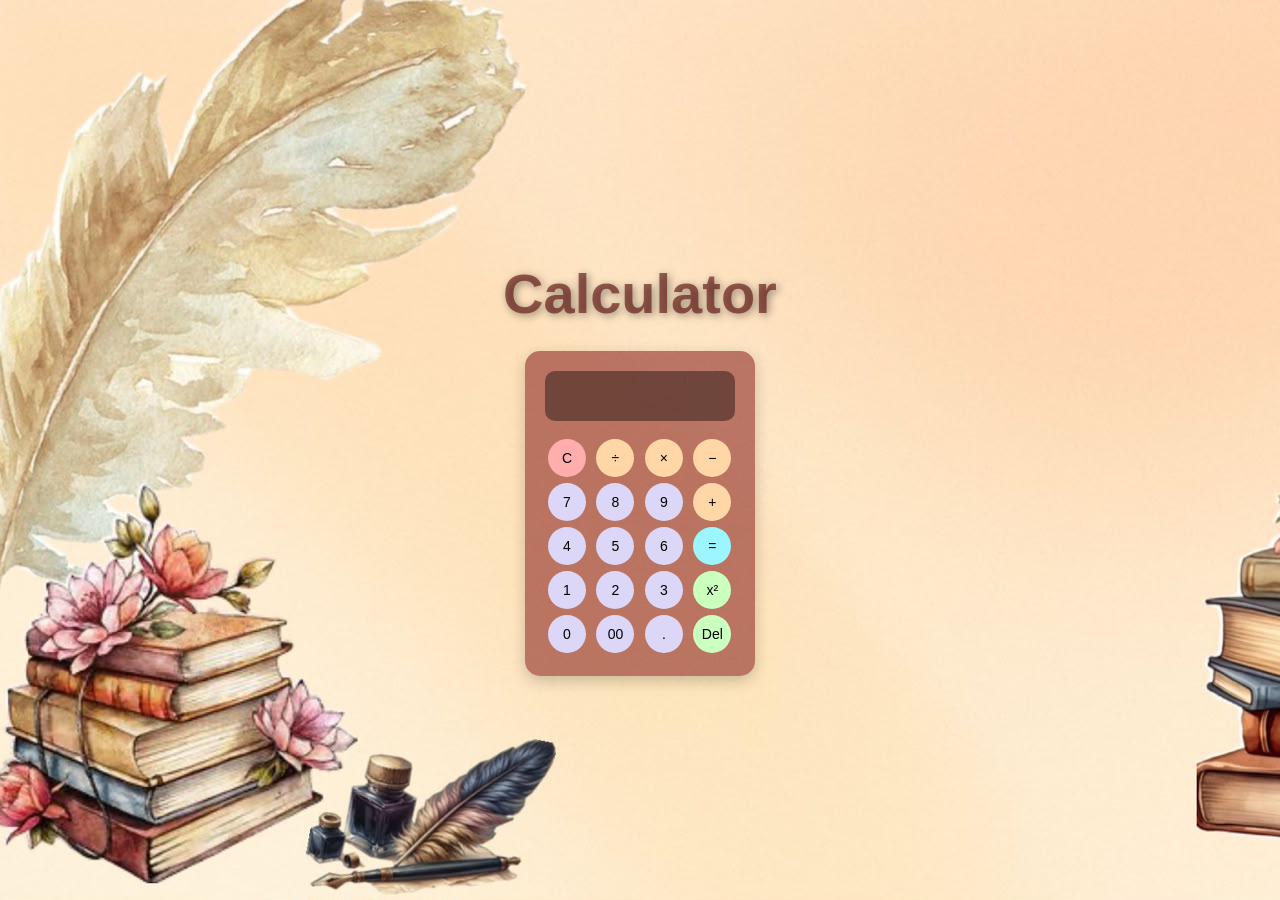
<file: calci/index.html>
<!DOCTYPE html>
<html>
<head>
<title>Pastel Calculator</title>

<style>
body{
    background-image: url('calci.png');
    background-repeat: no-repeat;
    background-attachment: fixed;
    background-size: cover;
    margin: 0;
    font-family: Arial, sans-serif;
    display: flex;
    flex-direction: column;
    justify-content: center;
    align-items: center;
    height: 100vh;
}

h1{
    color: rgba(87, 9, 9, 0.603);
    font-size: 56px;
    margin-bottom: 25px;
    text-shadow: 2px 2px 8px rgba(0,0,0,0.4);
    text-align: center;
}

/* ONE BOX FOR EVERYTHING */
.calculator{
    background: rgba(121, 9, 9, 0.507);
    padding: 20px;
    border-radius: 15px;
    box-shadow: 0 5px 15px rgba(0,0,0,0.2);
    width: 190px;
}

/* DISPLAY */
#display{
    width: 100%;
    height: 50px;
    font-size: 24px;
    text-align: right;
    margin-bottom: 15px;
    border: none;
    border-radius: 10px;
    padding: 5px;
    color: white;
    background: rgba(0,0,0,0.4);
    box-sizing: border-box;
}

/* BUTTONS */
button{
    width: 38px;
    height: 38px;
    margin: 3px;
    border: none;
    border-radius: 50%;
    font-size: 14px;
    cursor: pointer;
}

.number{
    background: #dcd6f7;
}

.operator{
    background: #ffd6a5;
}

.equal{
    background: #9bf6ff;
}

.clear{
    background: #ffadad;
}

.special{
    background: #caffbf;
}

button:hover{
    opacity: 0.8;
}
</style>
</head>

<body>

<h1>Calculator</h1>

<div class="calculator">

    <input type="text" id="display" disabled>

    <div>
        <button class="clear" onclick="clearDisplay()">C</button>
        <button class="operator" onclick="append('/')">÷</button>
        <button class="operator" onclick="append('*')">×</button>
        <button class="operator" onclick="append('-')">−</button>
    </div>

    <div>
        <button class="number" onclick="append('7')">7</button>
        <button class="number" onclick="append('8')">8</button>
        <button class="number" onclick="append('9')">9</button>
        <button class="operator" onclick="append('+')">+</button>
    </div>

    <div>
        <button class="number" onclick="append('4')">4</button>
        <button class="number" onclick="append('5')">5</button>
        <button class="number" onclick="append('6')">6</button>
        <button class="equal" onclick="calculate()">=</button>
    </div>

    <div>
        <button class="number" onclick="append('1')">1</button>
        <button class="number" onclick="append('2')">2</button>
        <button class="number" onclick="append('3')">3</button>
        <button class="special" onclick="square()">x²</button>
    </div>

    <div>
        <button class="number" onclick="append('0')">0</button>
        <button class="number" onclick="append('00')">00</button>
        <button class="number" onclick="append('.')">.</button>
        <button class="special" onclick="deleteLast()">Del</button>
    </div>

</div>

<script>

function append(value){
    document.getElementById("display").value += value;
}

function clearDisplay(){
    document.getElementById("display").value = "";
}

function deleteLast(){
    let display = document.getElementById("display");
    display.value = display.value.slice(0, -1);
}

function square(){
    let display = document.getElementById("display");

    if(display.value !== ""){
        display.value = Math.pow(parseFloat(display.value), 2);
    }
}

function calculate(){
    try{
        document.getElementById("display").value =
        eval(document.getElementById("display").value);
    }
    catch{
        alert("Invalid Expression");
    }
}

</script>

</body>
</html>
</file>
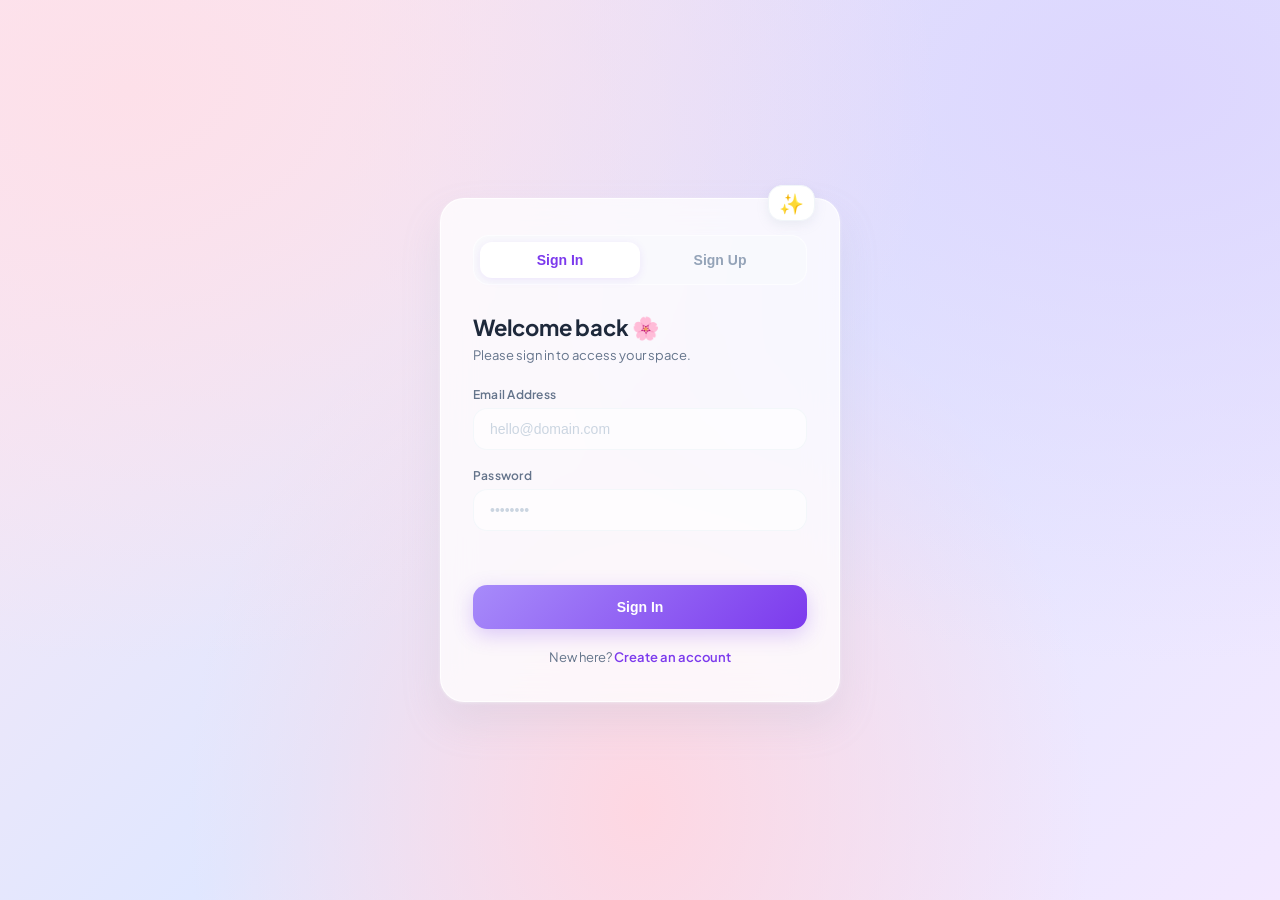
<file: last/index.html>
<!DOCTYPE html>
<html lang="en">
<head>
  <meta charset="UTF-8">
  <meta name="viewport" content="width=device-width, initial-scale=1.0">
  <title>Portal • Welcome</title>
  <link rel="stylesheet" href="style.css">
  <link href="https://fonts.googleapis.com/css2?family=Plus+Jakarta+Sans:wght@400;500;600;700&display=swap" rel="stylesheet">
</head>
<body>

  <!-- Auth Card -->
  <main class="auth-wrap" id="authWrap">
    <div class="auth-card">

      <!-- Decorative Sparkle -->
      <div class="sparkle-icon">✨</div>

      <!-- Navigation Tabs -->
      <div class="tabs" role="tablist">
        <button type="button" class="tab-btn active" id="loginTabBtn" role="tab" aria-selected="true">Sign In</button>
        <button type="button" class="tab-btn" id="signupTabBtn" role="tab" aria-selected="false">Sign Up</button>
      </div>

      <!-- Login Form -->
      <form id="loginForm" class="auth-form" novalidate>
        <h2>Welcome back 🌸</h2>
        <p class="sub-text">Please sign in to access your space.</p>

        <div class="form-group">
          <label for="loginEmail">Email Address</label>
          <input type="email" id="loginEmail" placeholder="hello@domain.com" autocomplete="email" required>
        </div>

        <div class="form-group">
          <label for="loginPassword">Password</label>
          <input type="password" id="loginPassword" placeholder="••••••••" autocomplete="current-password" required>
        </div>

        <div id="loginMsg" class="msg" aria-live="polite"></div>

        <button type="submit" class="submit-btn">Sign In</button>
        <p class="switch-text">New here? <a href="#" id="switchToSignup">Create an account</a></p>
      </form>

      <!-- Signup Form -->
      <form id="signupForm" class="auth-form hidden" novalidate>
        <h2>Join Us 💕</h2>
        <p class="sub-text">Fill in your details to get started.</p>

        <div class="form-group">
          <label for="signupName">Full Name</label>
          <input type="text" id="signupName" placeholder="Your full name" autocomplete="name" required>
        </div>

        <div class="form-group">
          <label for="signupEmail">Email Address</label>
          <input type="email" id="signupEmail" placeholder="hello@domain.com" autocomplete="email" required>
        </div>

        <div class="form-group">
          <label for="signupPassword">Password</label>
          <input type="password" id="signupPassword" placeholder="6+ characters" autocomplete="new-password" required>
        </div>

        <div class="form-group">
          <label for="signupConfirm">Confirm Password</label>
          <input type="password" id="signupConfirm" placeholder="Re-enter password" autocomplete="new-password" required>
        </div>

        <div id="signupMsg" class="msg" aria-live="polite"></div>

        <button type="submit" class="submit-btn">Create Account</button>
        <p class="switch-text">Already have an account? <a href="#" id="switchToLogin">Sign in</a></p>
      </form>

    </div>
  </main>

  <!-- Secured Portal (Displayed on success) -->
  <section class="secured-wrap hidden" id="securedWrap">
    <div class="secured-card">
      <div class="check-icon" aria-hidden="true">💖</div>
      <h2 id="welcomeMsg">Welcome!</h2>
      <p>Yay, you're logged in! Enjoy your secure space.</p>
      <button type="button" class="logout-btn" id="logoutBtn">Sign Out</button>
    </div>
  </section>

  <script src="script.js"></script>
</body>
</html>
</file>
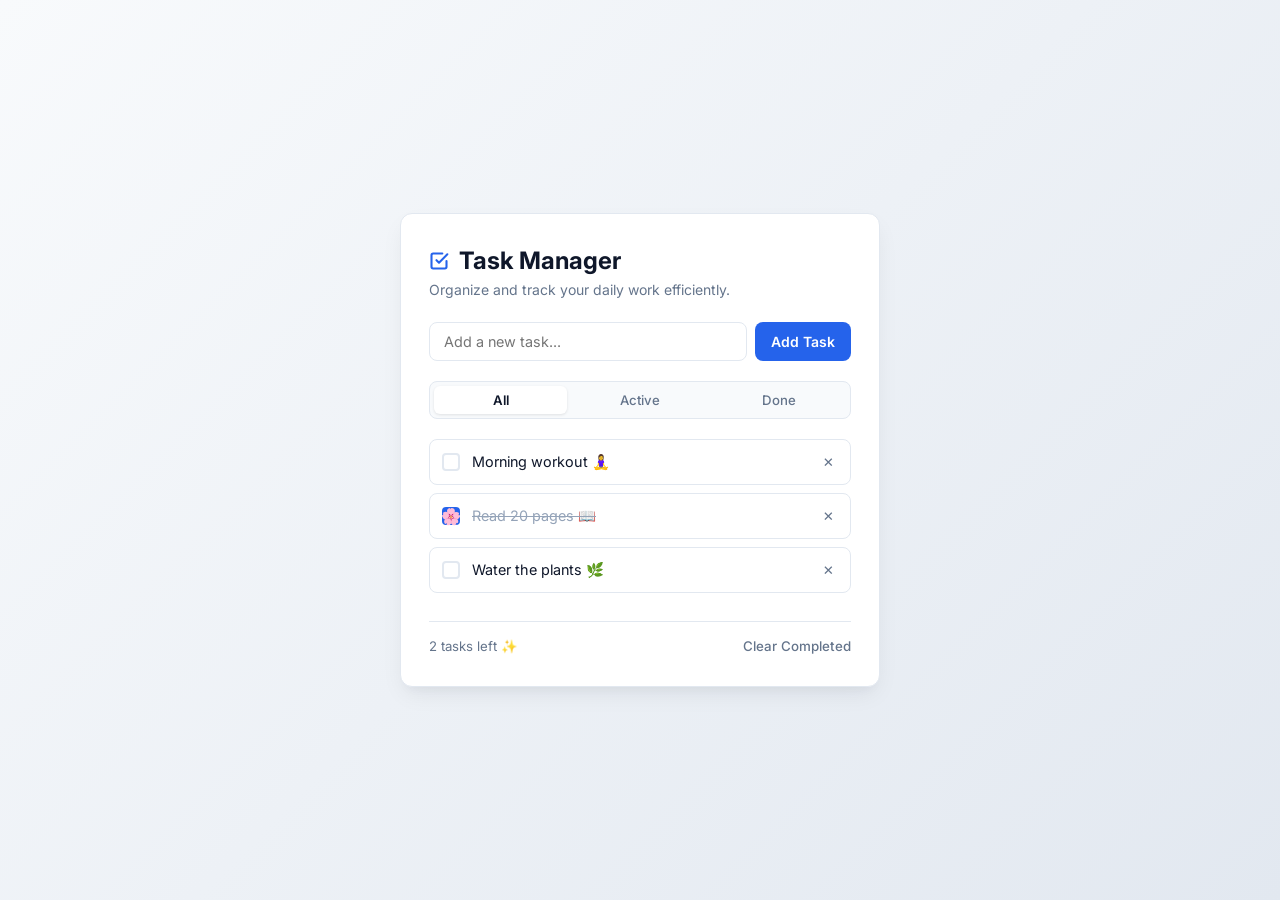
<file: todo-app-professional/index.html>
<!DOCTYPE html>
<html lang="en">
<head>
  <meta charset="UTF-8">
  <meta name="viewport" content="width=device-width, initial-scale=1.0">
  <title>Task Flow — Executive Task Manager</title>
  <link rel="stylesheet" href="style.css">
  <link rel="preconnect" href="https://fonts.googleapis.com">
  <link rel="preconnect" href="https://fonts.gstatic.com" crossorigin>
  <link href="https://fonts.googleapis.com/css2?family=Inter:wght@400;500;600;700&display=swap" rel="stylesheet">
</head>
<body>
  <div class="app-container">
    <header class="app-header">
      <div class="brand">
        <div class="brand-icon">
          <svg width="20" height="20" viewBox="0 0 24 24" fill="none" stroke="currentColor" stroke-width="2.5" stroke-linecap="round" stroke-linejoin="round">
            <polyline points="9 11 12 14 22 4"></polyline>
            <path d="M21 12v7a2 2 0 0 1-2 2H5a2 2 0 0 1-2-2V5a2 2 0 0 1 2-2h11"></path>
          </svg>
        </div>
        <h1>Task Manager</h1>
      </div>
      <p class="subtitle">Organize and track your daily work efficiently.</p>
    </header>

    <main class="app-main">
      <form id="todo-form" class="input-card" aria-label="Add new task">
        <div class="input-wrapper">
          <input 
            type="text" 
            id="todo-input" 
            placeholder="Add a new task..." 
            autocomplete="off"
            required
            aria-label="New task input"
          >
          <button type="submit" class="add-btn">
            <span>Add Task</span>
          </button>
        </div>
      </form>

      <div class="filters" role="tablist" aria-label="Task filters">
        <button class="filter-btn active" data-filter="all" role="tab" aria-selected="true">All</button>
        <button class="filter-btn" data-filter="active" role="tab" aria-selected="false">Active</button>
        <button class="filter-btn" data-filter="completed" role="tab" aria-selected="false">Done</button>
      </div>

      <ul id="todo-list" class="todo-list" aria-live="polite"></ul>
    </main>

    <footer class="app-footer">
      <span id="task-counter">0 tasks remaining</span>
      <button id="clear-completed" class="clear-btn">Clear Completed</button>
    </footer>
  </div>

  <script src="app.js"></script>
</body>
</html>
</file>
<file: last/style.css>
/* Core Reset */
* {
  margin: 0;
  padding: 0;
  box-sizing: border-box;
}

body {
  font-family: 'Plus Jakarta Sans', -apple-system, BlinkMacSystemFont, sans-serif;
  min-height: 100vh;
  display: flex;
  align-items: center;
  justify-content: center;
  
  /* Vibrant aesthetic gradient background */
  background: 
    radial-gradient(at 10% 10%, rgba(253, 224, 233, 1) 0px, transparent 50%),
    radial-gradient(at 90% 10%, rgba(221, 214, 254, 1) 0px, transparent 50%),
    radial-gradient(at 50% 90%, rgba(254, 215, 226, 1) 0px, transparent 50%),
    linear-gradient(135deg, #fce7f3 0%, #e0e7ff 50%, #f3e8ff 100%);
  background-attachment: fixed;
  color: #475569;
  padding: 20px;
}

.hidden {
  display: none !important;
}

/* Authentication Container */
.auth-wrap,
.secured-wrap {
  width: 100%;
  display: flex;
  justify-content: center;
  align-items: center;
}

.auth-card,
.secured-card {
  /* Frosted Glassmorphism Effect */
  background: rgba(255, 255, 255, 0.75);
  backdrop-filter: blur(16px);
  -webkit-backdrop-filter: blur(16px);
  width: 100%;
  max-width: 400px;
  border-radius: 24px;
  padding: 36px 32px;
  box-shadow: 0 20px 40px rgba(148, 163, 184, 0.15),
              0 1px 3px rgba(255, 255, 255, 0.6);
  border: 1px solid rgba(255, 255, 255, 0.8);
  position: relative;
  transition: all 0.3s cubic-bezier(0.4, 0, 0.2, 1);
}

.sparkle-icon {
  position: absolute;
  top: -14px;
  right: 24px;
  font-size: 20px;
  background: #ffffff;
  padding: 4px 10px;
  border-radius: 14px;
  box-shadow: 0 4px 12px rgba(148, 163, 184, 0.15);
  border: 1px solid #f1f5f9;
}

/* Tab Navigation */
.tabs {
  display: flex;
  background: rgba(248, 250, 252, 0.7);
  padding: 6px;
  border-radius: 16px;
  margin-bottom: 28px;
  border: 1px solid rgba(255, 255, 255, 0.6);
}

.tab-btn {
  flex: 1;
  padding: 10px 16px;
  border: none;
  background: transparent;
  color: #94a3b8;
  font-size: 14px;
  font-weight: 600;
  border-radius: 12px;
  cursor: pointer;
  transition: all 0.25s ease;
}

.tab-btn.active {
  background: #ffffff;
  color: #7c3aed;
  box-shadow: 0 2px 8px rgba(124, 58, 237, 0.1);
}

/* Form Styles */
.auth-form h2 {
  font-size: 22px;
  font-weight: 700;
  color: #1e293b;
  margin-bottom: 6px;
  letter-spacing: -0.01em;
}

.sub-text {
  font-size: 13px;
  color: #64748b;
  margin-bottom: 24px;
}

.form-group {
  margin-bottom: 18px;
}

.auth-form label {
  display: block;
  font-size: 12px;
  font-weight: 600;
  color: #64748b;
  margin-bottom: 6px;
  letter-spacing: 0.02em;
}

.auth-form input {
  width: 100%;
  padding: 12px 16px;
  border: 1.5px solid rgba(241, 245, 249, 0.8);
  border-radius: 14px;
  font-size: 14px;
  color: #1e293b;
  background: rgba(255, 255, 255, 0.6);
  transition: all 0.2s ease;
}

.auth-form input:focus {
  outline: none;
  background: #ffffff;
  border-color: #c4b5fd;
  box-shadow: 0 0 0 4px rgba(124, 58, 237, 0.1);
}

.auth-form input::placeholder {
  color: #cbd5e1;
}

/* Feedback Messaging */
.msg {
  font-size: 13px;
  min-height: 20px;
  margin-top: 8px;
  font-weight: 500;
}

.msg.error {
  color: #f43f5e;
}

.msg.success {
  color: #10b981;
}

/* Primary Action Button */
.submit-btn {
  width: 100%;
  background: linear-gradient(135deg, #a78bfa 0%, #7c3aed 100%);
  color: #ffffff;
  border: none;
  padding: 14px;
  border-radius: 14px;
  font-size: 14px;
  font-weight: 600;
  margin-top: 16px;
  cursor: pointer;
  box-shadow: 0 6px 20px rgba(124, 58, 237, 0.25);
  transition: all 0.25s ease;
}

.submit-btn:hover {
  transform: translateY(-2px);
  box-shadow: 0 8px 25px rgba(124, 58, 237, 0.35);
}

.submit-btn:active {
  transform: translateY(0);
}

/* Secondary Link */
.switch-text {
  text-align: center;
  font-size: 13px;
  color: #64748b;
  margin-top: 20px;
}

.switch-text a {
  color: #7c3aed;
  font-weight: 600;
  text-decoration: none;
}

.switch-text a:hover {
  text-decoration: underline;
}

/* Secured Screen */
.secured-card {
  text-align: center;
  padding: 44px 32px;
}

.check-icon {
  width: 64px;
  height: 64px;
  background: #f3e8ff;
  color: #7c3aed;
  border-radius: 50%;
  font-size: 26px;
  display: flex;
  align-items: center;
  justify-content: center;
  margin: 0 auto 20px;
}

.secured-card h2 {
  font-size: 22px;
  color: #1e293b;
  margin-bottom: 8px;
}

.secured-card p {
  color: #64748b;
  font-size: 14px;
  margin-bottom: 28px;
}

.logout-btn {
  background: rgba(255, 255, 255, 0.8);
  color: #64748b;
  border: 1px solid #e2e8f0;
  padding: 12px 28px;
  border-radius: 14px;
  font-size: 14px;
  font-weight: 600;
  cursor: pointer;
  transition: all 0.2s ease;
}

.logout-btn:hover {
  background: #ffffff;
  color: #1e293b;
}
</file>
<file: todo-app-professional/style.css>
:root {
  --bg-gradient: linear-gradient(135deg, #f8fafc 0%, #e2e8f0 100%);
  --card-bg: #ffffff;
  --primary: #2563eb;
  --primary-hover: #1d4ed8;
  --text-main: #0f172a;
  --text-muted: #64748b;
  --border-color: #e2e8f0;
  --completed-color: #94a3b8;
  --danger: #ef4444;
  --danger-hover: #dc2626;
  --border-radius: 12px;
  --box-shadow: 0 10px 25px -5px rgba(15, 23, 42, 0.08), 0 8px 10px -6px rgba(15, 23, 42, 0.04);
}

* {
  box-sizing: border-box;
  margin: 0;
  padding: 0;
  font-family: 'Inter', system-ui, -apple-system, sans-serif;
}

body {
  min-height: 100vh;
  background: var(--bg-gradient);
  display: flex;
  justify-content: center;
  align-items: center;
  padding: 20px;
  color: var(--text-main);
}

.app-container {
  width: 100%;
  max-width: 480px;
  background: var(--card-bg);
  border-radius: var(--border-radius);
  padding: 32px 28px;
  box-shadow: var(--box-shadow);
  border: 1px solid var(--border-color);
}

.app-header {
  margin-bottom: 24px;
}

.brand {
  display: flex;
  align-items: center;
  gap: 10px;
  margin-bottom: 6px;
}

.brand-icon {
  color: var(--primary);
  display: flex;
  align-items: center;
}

.app-header h1 {
  font-size: 1.5rem;
  font-weight: 700;
  color: var(--text-main);
}

.subtitle {
  font-size: 0.875rem;
  color: var(--text-muted);
}

.input-card {
  margin-bottom: 20px;
}

.input-wrapper {
  display: flex;
  gap: 8px;
}

#todo-input {
  flex: 1;
  padding: 10px 14px;
  border: 1px solid var(--border-color);
  border-radius: 8px;
  font-size: 0.9rem;
  outline: none;
  color: var(--text-main);
  transition: border-color 0.2s ease, box-shadow 0.2s ease;
}

#todo-input:focus {
  border-color: var(--primary);
  box-shadow: 0 0 0 3px rgba(37, 99, 235, 0.15);
}

.add-btn {
  background: var(--primary);
  color: white;
  border: none;
  border-radius: 8px;
  padding: 0 16px;
  font-weight: 600;
  font-size: 0.875rem;
  cursor: pointer;
  transition: background-color 0.2s ease;
}

.add-btn:hover {
  background: var(--primary-hover);
}

.filters {
  display: flex;
  gap: 6px;
  margin-bottom: 20px;
  background: #f8fafc;
  padding: 4px;
  border-radius: 8px;
  border: 1px solid var(--border-color);
}

.filter-btn {
  flex: 1;
  border: none;
  background: transparent;
  color: var(--text-muted);
  padding: 6px 12px;
  border-radius: 6px;
  font-weight: 500;
  font-size: 0.825rem;
  cursor: pointer;
  transition: all 0.2s ease;
}

.filter-btn.active {
  background: #ffffff;
  color: var(--text-main);
  box-shadow: 0 1px 3px rgba(0, 0, 0, 0.1);
  font-weight: 600;
}

.todo-list {
  list-style: none;
  max-height: 340px;
  overflow-y: auto;
  margin-bottom: 20px;
}

.todo-item {
  display: flex;
  align-items: center;
  justify-content: space-between;
  padding: 10px 12px;
  border-radius: 8px;
  margin-bottom: 8px;
  border: 1px solid var(--border-color);
  background: #ffffff;
  transition: border-color 0.2s ease;
}

.todo-item:hover {
  border-color: #cbd5e1;
}

.todo-content {
  display: flex;
  align-items: center;
  gap: 12px;
  flex: 1;
}

.custom-checkbox {
  width: 18px;
  height: 18px;
  border: 2px solid var(--border-color);
  border-radius: 4px;
  background: transparent;
  cursor: pointer;
  display: flex;
  align-items: center;
  justify-content: center;
  color: white;
  transition: all 0.2s ease;
}

.todo-item.completed .custom-checkbox {
  background: var(--primary);
  border-color: var(--primary);
}

.todo-text {
  font-size: 0.9rem;
  color: var(--text-main);
  word-break: break-word;
  cursor: pointer;
  user-select: none;
}

.todo-item.completed .todo-text {
  text-decoration: line-through;
  color: var(--completed-color);
}

.edit-input {
  width: 100%;
  padding: 4px 8px;
  font-size: 0.9rem;
  border: 1px solid var(--primary);
  border-radius: 4px;
  outline: none;
}

.delete-btn {
  background: transparent;
  border: none;
  color: var(--text-muted);
  cursor: pointer;
  padding: 4px;
  border-radius: 4px;
  display: flex;
  align-items: center;
  justify-content: center;
  transition: color 0.2s ease;
}

.delete-btn:hover {
  color: var(--danger);
}

.empty-state {
  text-align: center;
  padding: 24px 0;
  color: var(--text-muted);
  font-size: 0.875rem;
}

.app-footer {
  display: flex;
  justify-content: space-between;
  align-items: center;
  padding-top: 16px;
  border-top: 1px solid var(--border-color);
  font-size: 0.825rem;
  color: var(--text-muted);
}

.clear-btn {
  background: none;
  border: none;
  color: var(--text-muted);
  font-weight: 500;
  cursor: pointer;
  transition: color 0.2s ease;
}

.clear-btn:hover {
  color: var(--text-main);
  text-decoration: underline;
}
</file>
